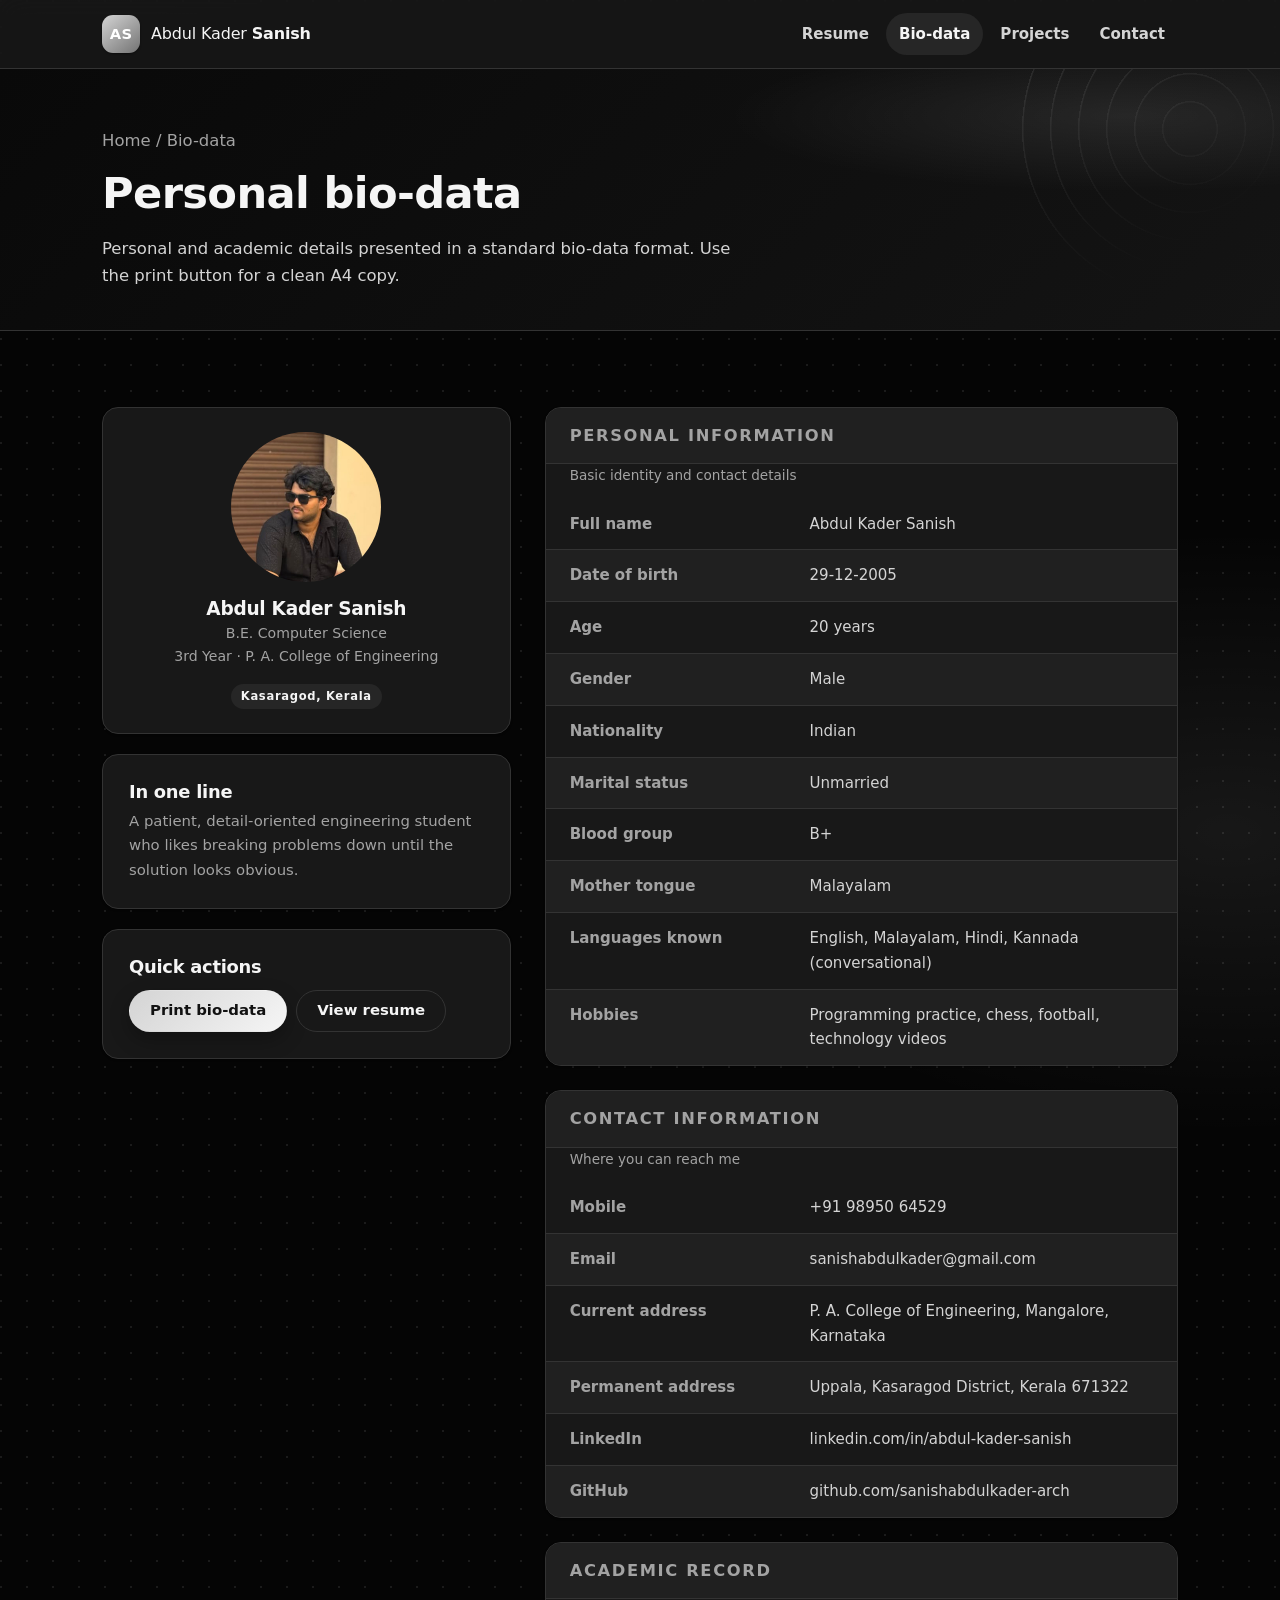
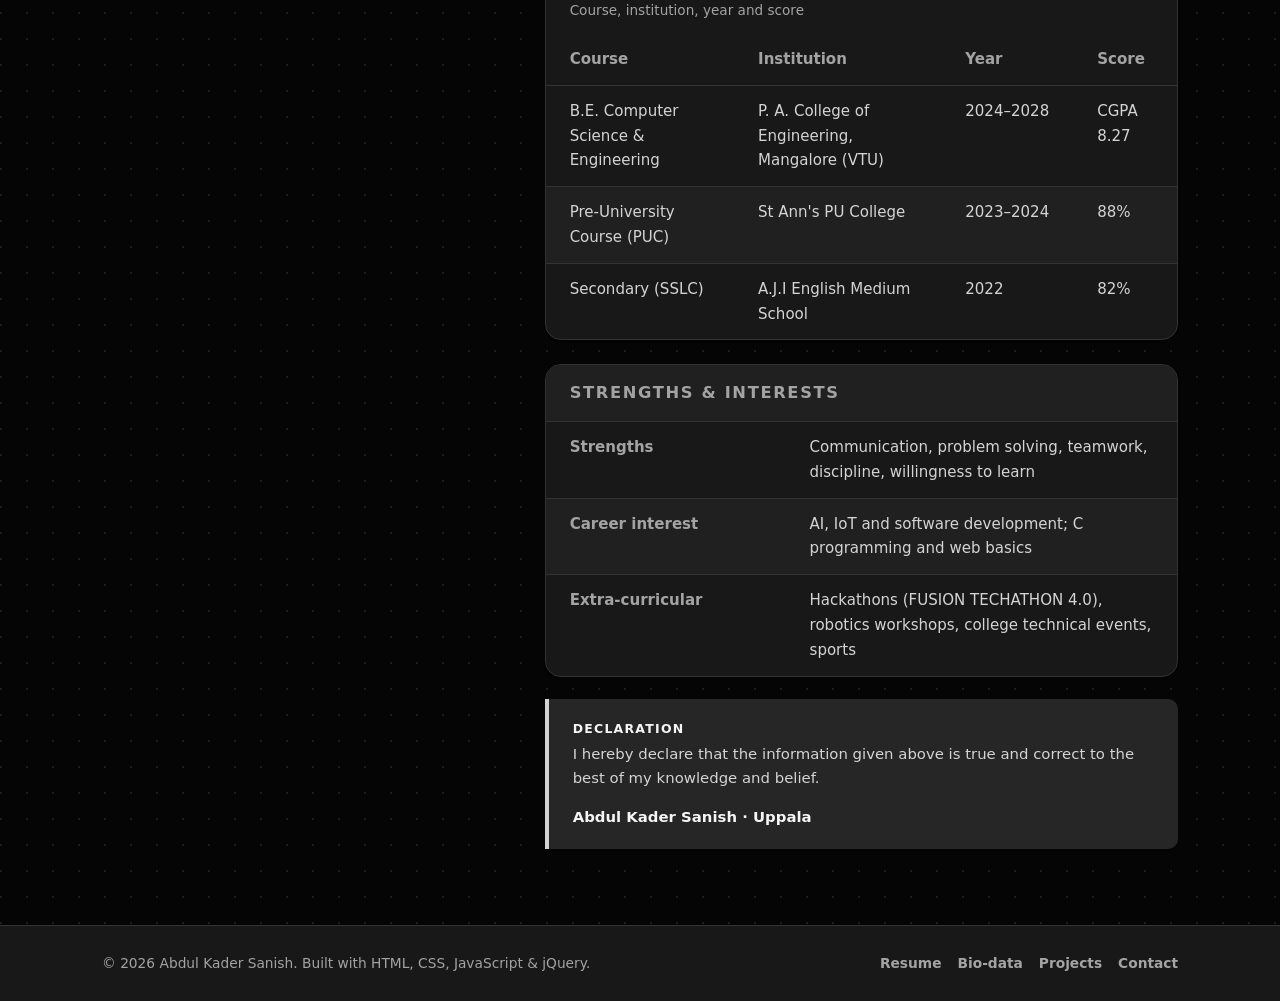
<file: biodata.html>
<!DOCTYPE html>
<html lang="en" data-theme="dark">
<head>
  <meta charset="UTF-8" />
  <meta name="viewport" content="width=device-width, initial-scale=1.0" />
  <title>Bio-data | Abdul Kader Sanish</title>
  <meta name="description" content="Personal bio-data of Abdul Kader Sanish - B.E. Computer Science Engineering student, Kasaragod, Kerala." />
  <link rel="icon" href="assets/favicon.svg" type="image/svg+xml" />
  <link rel="stylesheet" href="css/style.css?v=7" />
  <script>
    document.documentElement.classList.add("js");
  </script>
</head>
<body>
  <div class="scroll-progress" id="scrollProgress" aria-hidden="true"></div>
  <a class="skip-link" href="#main">Skip to content</a>

  <header class="site-header">
    <div class="container header-inner">
      <a class="brand" href="index.html">
        <span class="brand-mark">AS</span>
        <span class="brand-text">Abdul Kader <strong>Sanish</strong></span>
      </a>

      <button class="nav-toggle" id="navToggle" aria-label="Open menu" aria-expanded="false" aria-controls="primaryNav">
        <span></span><span></span><span></span>
      </button>

      <nav class="nav" id="primaryNav" aria-label="Primary">
        <a href="index.html">Resume</a>
        <a href="biodata.html" class="is-active">Bio-data</a>
        <a href="projects.html">Projects</a>
        <a href="contact.html">Contact</a>
      </nav>
    </div>
  </header>

  <main id="main">
    <section class="page-head">
      <div class="container">
        <p class="crumbs"><a href="index.html">Home</a> / Bio-data</p>
        <h1>Personal bio-data</h1>
        <p>Personal and academic details presented in a standard bio-data format. Use the print button for a clean A4 copy.</p>
      </div>
    </section>

    <section class="section">
      <div class="container">
        <div class="bio-layout">
          <!-- LEFT: photo + quick summary -->
          <aside class="bio-side">
            <div class="bio-photo reveal">
              <img src="assets/photo.jpg" alt="Portrait of Abdul Kader Sanish" width="150" height="150"
                   onerror="this.onerror=null; this.src='assets/avatar.svg';" />
              <h2>Abdul Kader Sanish</h2>
              <p>B.E. Computer Science<br />3rd Year · P. A. College of Engineering</p>
              <p style="margin-top:12px">
                <span class="chip" style="margin:0">Kasaragod, Kerala</span>
              </p>
            </div>

            <div class="card reveal">
              <h3>In one line</h3>
              <p class="muted" style="font-size:.93rem">
                A patient, detail-oriented engineering student who likes breaking problems down until
                the solution looks obvious.
              </p>
            </div>

            <div class="card reveal">
              <h3>Quick actions</h3>
              <div style="display:flex;flex-wrap:wrap;gap:9px;margin-top:12px">
                <button class="btn btn-primary" onclick="window.print()">Print bio-data</button>
                <a class="btn btn-ghost" href="index.html">View resume</a>
              </div>
            </div>
          </aside>

          <!-- RIGHT: data tables -->
          <div>
            <div class="table-card reveal" style="margin-bottom:24px">
              <h2>Personal information</h2>
              <table class="data-table">
                <caption>Basic identity and contact details</caption>
                <tbody>
                  <tr><th scope="row">Full name</th><td>Abdul Kader Sanish</td></tr>
                  <tr><th scope="row">Date of birth</th><td>29-12-2005</td></tr>
                  <tr><th scope="row">Age</th><td>20 years</td></tr>
                  <tr><th scope="row">Gender</th><td>Male</td></tr>
                  <tr><th scope="row">Nationality</th><td>Indian</td></tr>
                  <tr><th scope="row">Marital status</th><td>Unmarried</td></tr>
                  <tr><th scope="row">Blood group</th><td>B+</td></tr>
                  <tr><th scope="row">Mother tongue</th><td>Malayalam</td></tr>
                  <tr><th scope="row">Languages known</th><td>English, Malayalam, Hindi, Kannada (conversational)</td></tr>
                  <tr><th scope="row">Hobbies</th><td>Programming practice, chess, football, technology videos</td></tr>
                </tbody>
              </table>
            </div>

            <div class="table-card reveal" style="margin-bottom:24px">
              <h2>Contact information</h2>
              <table class="data-table">
                <caption>Where you can reach me</caption>
                <tbody>
                  <tr><th scope="row">Mobile</th><td><a href="tel:+919895064529">+91 98950 64529</a></td></tr>
                  <tr><th scope="row">Email</th><td><a href="mailto:sanishabdulkader@gmail.com">sanishabdulkader@gmail.com</a></td></tr>
                  <tr><th scope="row">Current address</th><td>P. A. College of Engineering, Mangalore, Karnataka</td></tr>
                  <tr><th scope="row">Permanent address</th><td>Uppala, Kasaragod District, Kerala 671322</td></tr>
                  <tr><th scope="row">LinkedIn</th><td><a href="https://linkedin.com/in/abdul-kader-sanish" target="_blank" rel="noopener">linkedin.com/in/abdul-kader-sanish</a></td></tr>
                  <tr><th scope="row">GitHub</th><td><a href="https://github.com/sanishabdulkader-arch" target="_blank" rel="noopener">github.com/sanishabdulkader-arch</a></td></tr>
                </tbody>
              </table>
            </div>

            <div class="table-card reveal" style="margin-bottom:24px">
              <h2>Academic record</h2>
              <table class="data-table">
                <caption>Course, institution, year and score</caption>
                <thead>
                  <tr>
                    <th scope="col">Course</th>
                    <th scope="col">Institution</th>
                    <th scope="col">Year</th>
                    <th scope="col">Score</th>
                  </tr>
                </thead>
                <tbody>
                  <tr><td>B.E. Computer Science &amp; Engineering</td><td>P. A. College of Engineering, Mangalore (VTU)</td><td>2024–2028</td><td>CGPA 8.27</td></tr>
                  <tr><td>Pre-University Course (PUC)</td><td>St Ann's PU College</td><td>2023–2024</td><td>88%</td></tr>
                  <tr><td>Secondary (SSLC)</td><td>A.J.I English Medium School</td><td>2022</td><td>82%</td></tr>
                </tbody>
              </table>
            </div>

            <div class="table-card reveal">
              <h2>Strengths &amp; interests</h2>
              <table class="data-table">
                <tbody>
                  <tr><th scope="row">Strengths</th><td>Communication, problem solving, teamwork, discipline, willingness to learn</td></tr>
                  <tr><th scope="row">Career interest</th><td>AI, IoT and software development; C programming and web basics</td></tr>
                  <tr><th scope="row">Extra-curricular</th><td>Hackathons (FUSION TECHATHON 4.0), robotics workshops, college technical events, sports</td></tr>
                </tbody>
              </table>
            </div>

            <div class="declaration reveal">
              <strong>Declaration</strong>
              I hereby declare that the information given above is true and correct to the best of my knowledge
              and belief.
              <p style="margin-top:14px; font-weight:600; color:var(--ink)">Abdul Kader Sanish · Uppala</p>
            </div>
          </div>
        </div>
      </div>
    </section>
  </main>

  <footer class="site-footer">
    <div class="container footer-inner">
      <p>© <span id="year">2026</span> Abdul Kader Sanish. Built with HTML, CSS, JavaScript &amp; jQuery.</p>
      <nav class="footer-nav" aria-label="Footer">
        <a href="index.html">Resume</a>
        <a href="biodata.html">Bio-data</a>
        <a href="projects.html">Projects</a>
        <a href="contact.html">Contact</a>
      </nav>
    </div>
  </footer>

  <button class="to-top" id="toTop" aria-label="Back to top">↑</button>

  <script src="js/vendor/jquery.min.js"></script>
  <script src="js/app.js?v=7"></script>
</body>
</html>
</file>
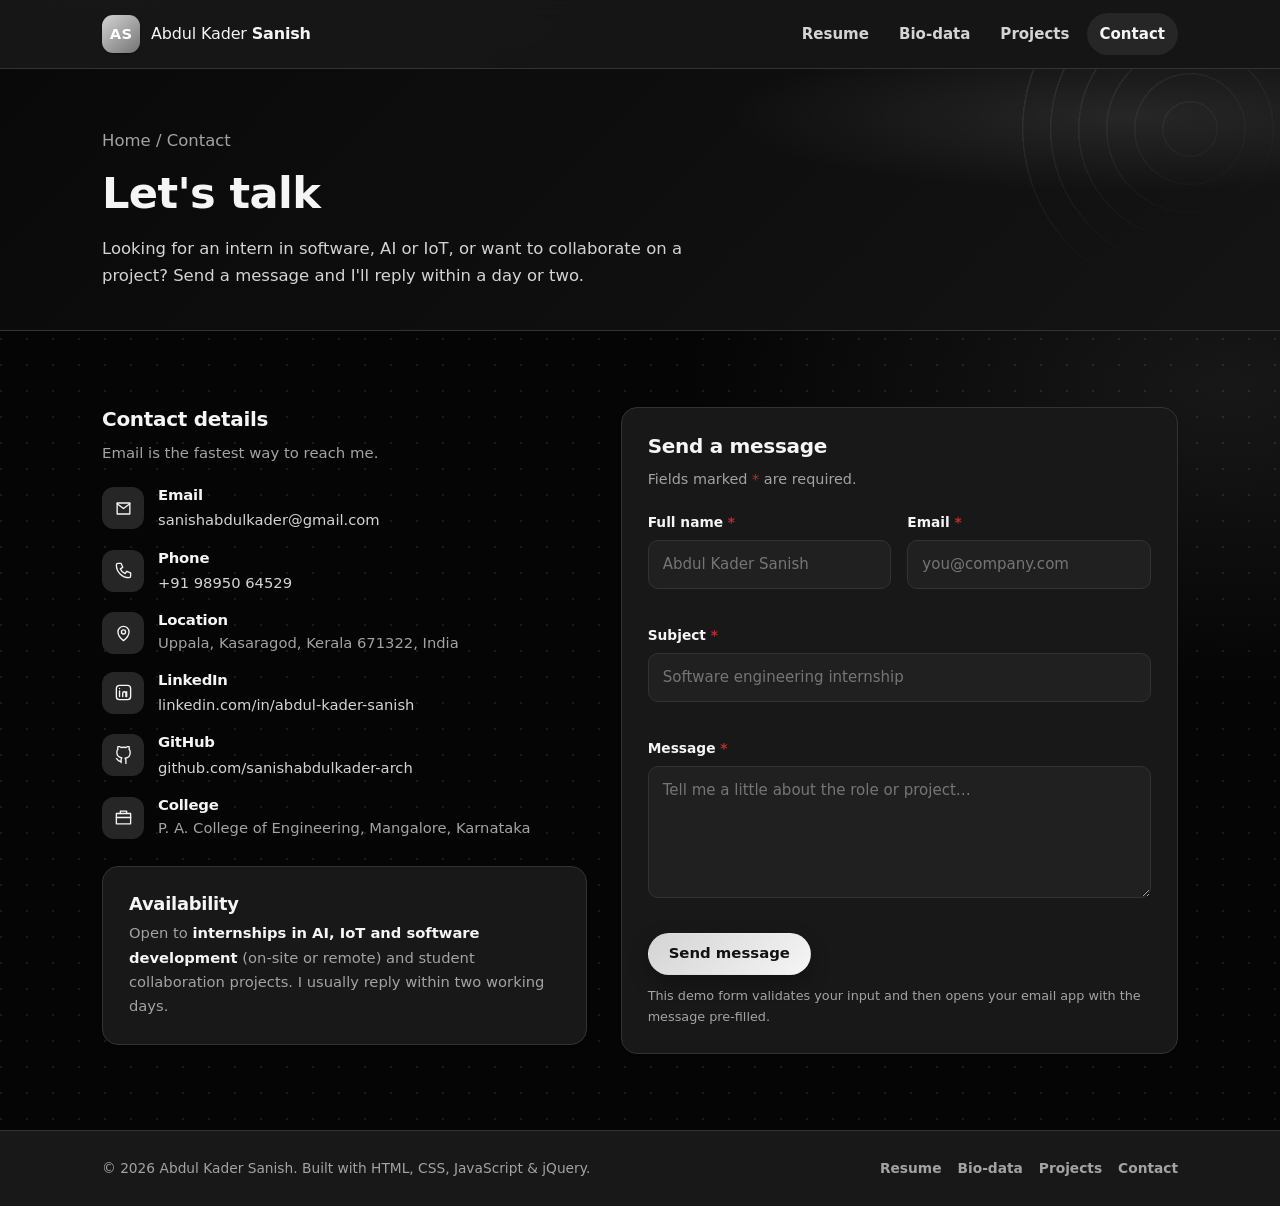
<file: contact.html>
<!DOCTYPE html>
<html lang="en" data-theme="dark">
<head>
  <meta charset="UTF-8" />
  <meta name="viewport" content="width=device-width, initial-scale=1.0" />
  <title>Contact | Abdul Kader Sanish</title>
  <meta name="description" content="Contact Abdul Kader Sanish for software engineering internships or collaboration." />
  <link rel="icon" href="assets/favicon.svg" type="image/svg+xml" />
  <link rel="stylesheet" href="css/style.css?v=7" />
  <script>
    document.documentElement.classList.add("js");
  </script>
</head>
<body>
  <div class="scroll-progress" id="scrollProgress" aria-hidden="true"></div>
  <a class="skip-link" href="#main">Skip to content</a>

  <header class="site-header">
    <div class="container header-inner">
      <a class="brand" href="index.html">
        <span class="brand-mark">AS</span>
        <span class="brand-text">Abdul Kader <strong>Sanish</strong></span>
      </a>

      <button class="nav-toggle" id="navToggle" aria-label="Open menu" aria-expanded="false" aria-controls="primaryNav">
        <span></span><span></span><span></span>
      </button>

      <nav class="nav" id="primaryNav" aria-label="Primary">
        <a href="index.html">Resume</a>
        <a href="biodata.html">Bio-data</a>
        <a href="projects.html">Projects</a>
        <a href="contact.html" class="is-active">Contact</a>
      </nav>
    </div>
  </header>

  <main id="main">
    <section class="page-head">
      <div class="container">
        <p class="crumbs"><a href="index.html">Home</a> / Contact</p>
        <h1>Let's talk</h1>
        <p>Looking for an intern in software, AI or IoT, or want to collaborate on a project? Send a message and I'll reply within a day or two.</p>
      </div>
    </section>

    <section class="section">
      <div class="container">
        <div class="contact-layout">
          <!-- contact details -->
          <div>
            <h2 style="font-size:1.25rem">Contact details</h2>
            <p class="muted" style="font-size:.93rem;margin-bottom:22px">Email is the fastest way to reach me.</p>

            <ul class="info-list">
              <li>
                <span class="info-icon"><svg viewBox="0 0 24 24" aria-hidden="true"><path d="M4 5h16v14H4z"/><path d="m4 6 8 6 8-6"/></svg></span>
                <div><h4>Email</h4><a href="mailto:sanishabdulkader@gmail.com">sanishabdulkader@gmail.com</a></div>
              </li>
              <li>
                <span class="info-icon"><svg viewBox="0 0 24 24" aria-hidden="true"><path d="M5 3h4l2 5-3 2a12 12 0 0 0 6 6l2-3 5 2v4a2 2 0 0 1-2 2A16 16 0 0 1 3 5a2 2 0 0 1 2-2Z"/></svg></span>
                <div><h4>Phone</h4><a href="tel:+919895064529">+91 98950 64529</a></div>
              </li>
              <li>
                <span class="info-icon"><svg viewBox="0 0 24 24" aria-hidden="true"><path d="M12 21s7-5.6 7-11a7 7 0 1 0-14 0c0 5.4 7 11 7 11Z"/><circle cx="12" cy="10" r="2.6"/></svg></span>
                <div><h4>Location</h4><p>Uppala, Kasaragod, Kerala 671322, India</p></div>
              </li>
              <li>
                <span class="info-icon"><svg viewBox="0 0 24 24" aria-hidden="true"><rect x="3" y="3" width="18" height="18" rx="4"/><path d="M7 10v7M7 7v.01M11 17v-4a2 2 0 0 1 4 0v4M16 11v6"/></svg></span>
                <div><h4>LinkedIn</h4><a href="https://linkedin.com/in/abdul-kader-sanish" target="_blank" rel="noopener">linkedin.com/in/abdul-kader-sanish</a></div>
              </li>
              <li>
                <span class="info-icon"><svg viewBox="0 0 24 24" aria-hidden="true"><path d="M9 19c-4 1.5-4-2.5-6-3m12 6v-3.9a3.4 3.4 0 0 0-1-2.6c3.1-.3 6.4-1.5 6.4-6.9A5.4 5.4 0 0 0 19 4.2a5 5 0 0 0-.1-3.7S17.6.1 15 1.9a13 13 0 0 0-6 0C6.4.1 5.1.5 5.1.5A5 5 0 0 0 5 4.2 5.4 5.4 0 0 0 3.6 8c0 5.4 3.3 6.6 6.4 6.9a3.4 3.4 0 0 0-1 2.6V21"/></svg></span>
                <div><h4>GitHub</h4><a href="https://github.com/sanishabdulkader-arch" target="_blank" rel="noopener">github.com/sanishabdulkader-arch</a></div>
              </li>
              <li>
                <span class="info-icon"><svg viewBox="0 0 24 24" aria-hidden="true"><path d="M3 7h18v13H3z"/><path d="M8 7V4h8v3"/><path d="M3 12h18"/></svg></span>
                <div><h4>College</h4><p>P. A. College of Engineering, Mangalore, Karnataka</p></div>
              </li>
            </ul>

            <div class="card" style="margin-top:26px">
              <h3>Availability</h3>
              <p class="muted" style="font-size:.92rem;margin-top:6px">
                Open to <strong>internships in AI, IoT and software development</strong> (on-site or remote)
                and student collaboration projects. I usually reply within two working days.
              </p>
            </div>
          </div>

          <!-- form -->
          <div class="card">
            <h2 style="font-size:1.25rem">Send a message</h2>
            <p class="muted" style="font-size:.9rem;margin-bottom:20px">Fields marked <span style="color:var(--danger)">*</span> are required.</p>

            <form class="form" id="contactForm" novalidate>
              <div class="form-row">
                <div class="field">
                  <label for="name">Full name <span aria-hidden="true">*</span></label>
                  <input id="name" name="name" type="text" autocomplete="name" placeholder="Abdul Kader Sanish" required aria-describedby="err-name" />
                  <p class="error-msg" id="err-name"></p>
                </div>
                <div class="field">
                  <label for="email">Email <span aria-hidden="true">*</span></label>
                  <input id="email" name="email" type="email" autocomplete="email" placeholder="you@company.com" required aria-describedby="err-email" />
                  <p class="error-msg" id="err-email"></p>
                </div>
              </div>

              <div class="field">
                <label for="subject">Subject <span aria-hidden="true">*</span></label>
                <input id="subject" name="subject" type="text" placeholder="Software engineering internship" required aria-describedby="err-subject" />
                <p class="error-msg" id="err-subject"></p>
              </div>

              <div class="field">
                <label for="message">Message <span aria-hidden="true">*</span></label>
                <textarea id="message" name="message" placeholder="Tell me a little about the role or project…" required aria-describedby="err-message"></textarea>
                <p class="error-msg" id="err-message"></p>
              </div>

              <div>
                <button type="submit" class="btn btn-primary" id="submitBtn">Send message</button>
                <p class="form-note" style="margin-top:10px">
                  This demo form validates your input and then opens your email app with the message pre-filled.
                </p>
              </div>

              <p class="form-status" id="formStatus" role="status" aria-live="polite"></p>
            </form>
          </div>
        </div>
      </div>
    </section>
  </main>

  <footer class="site-footer">
    <div class="container footer-inner">
      <p>© <span id="year">2026</span> Abdul Kader Sanish. Built with HTML, CSS, JavaScript &amp; jQuery.</p>
      <nav class="footer-nav" aria-label="Footer">
        <a href="index.html">Resume</a>
        <a href="biodata.html">Bio-data</a>
        <a href="projects.html">Projects</a>
        <a href="contact.html">Contact</a>
      </nav>
    </div>
  </footer>

  <button class="to-top" id="toTop" aria-label="Back to top">↑</button>

  <script src="js/vendor/jquery.min.js"></script>
  <script src="js/app.js?v=7"></script>
</body>
</html>
</file>
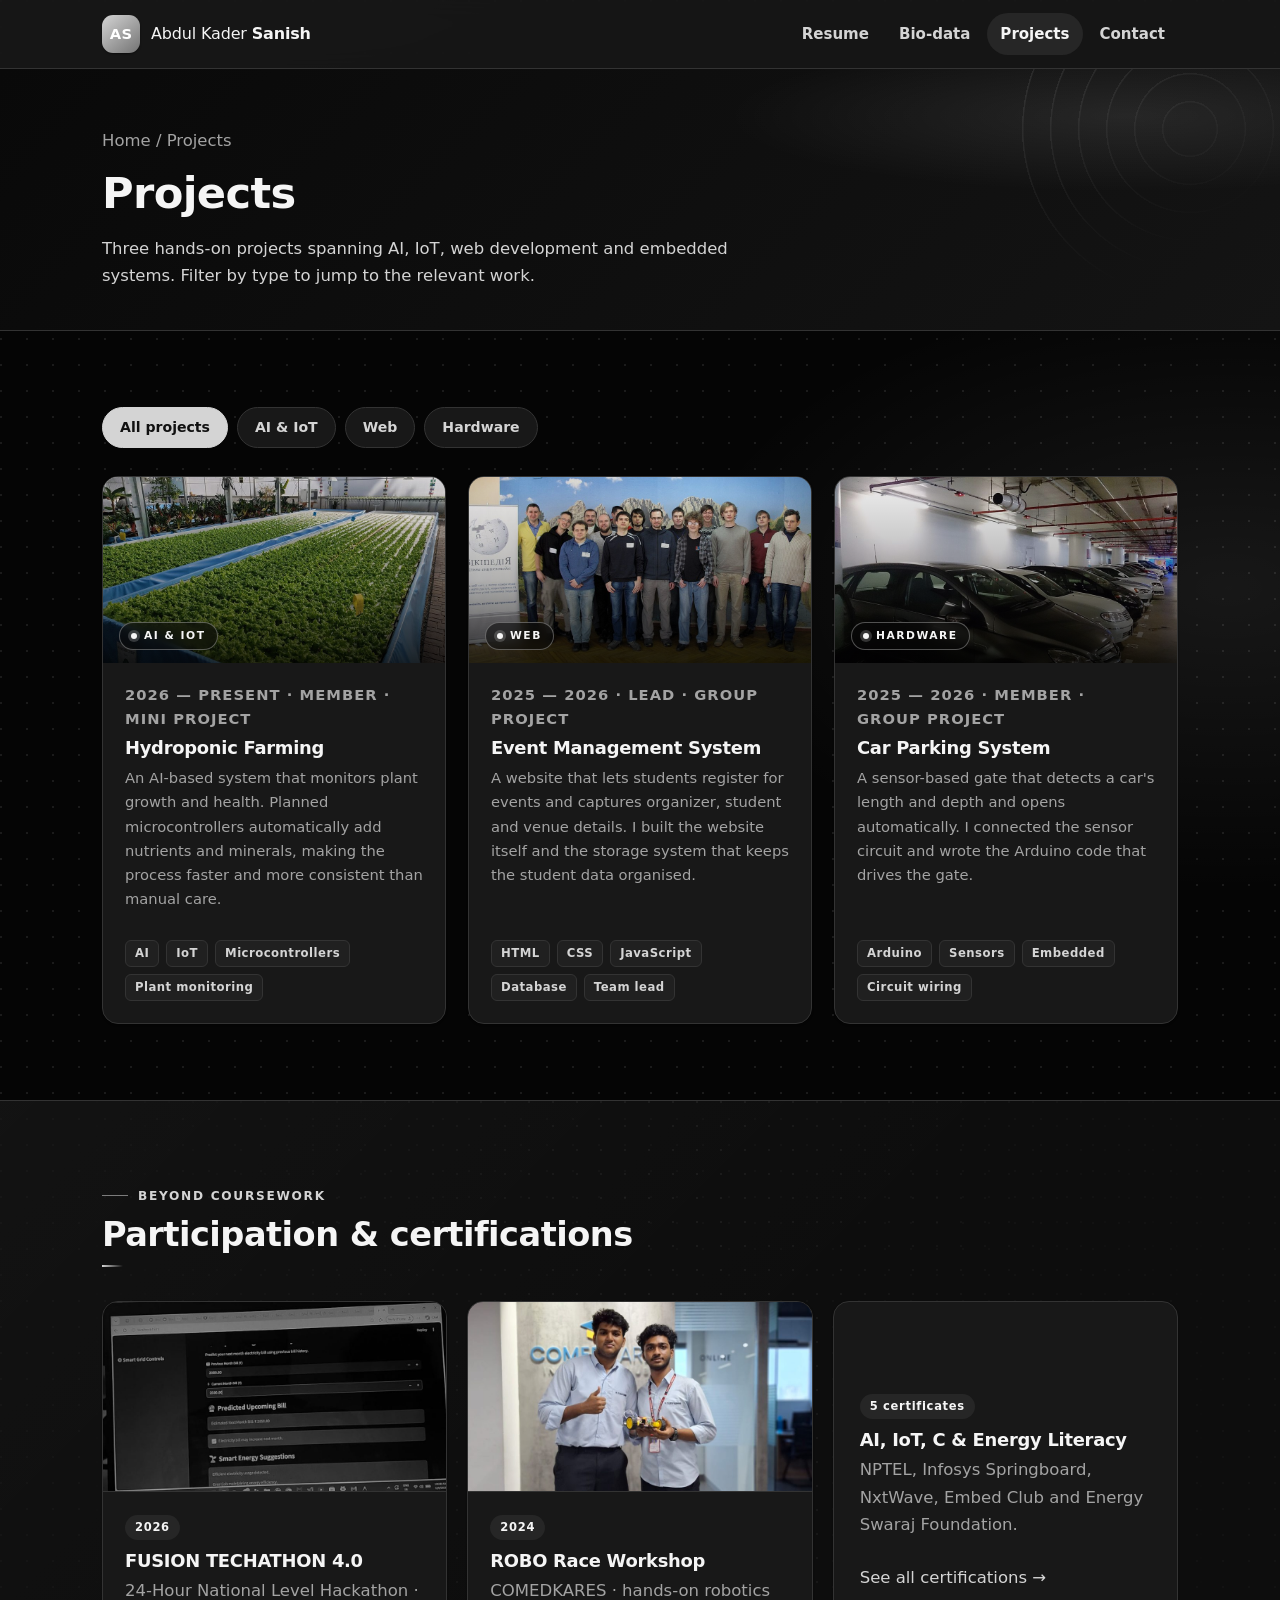
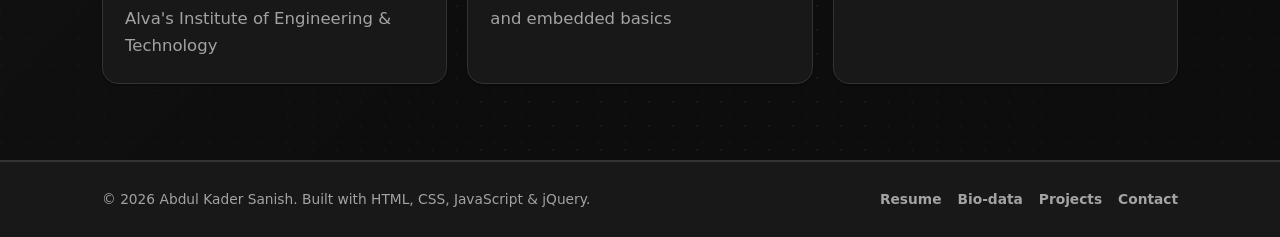
<file: projects.html>
<!DOCTYPE html>
<html lang="en" data-theme="dark">
<head>
  <meta charset="UTF-8" />
  <meta name="viewport" content="width=device-width, initial-scale=1.0" />
  <title>Projects | Abdul Kader Sanish</title>
  <meta name="description" content="Projects by Abdul Kader Sanish: AI-based hydroponic farming, event management website and Arduino car parking system." />
  <link rel="icon" href="assets/favicon.svg" type="image/svg+xml" />
  <link rel="stylesheet" href="css/style.css?v=7" />
  <script>
    document.documentElement.classList.add("js");
  </script>
</head>
<body>
  <div class="scroll-progress" id="scrollProgress" aria-hidden="true"></div>
  <a class="skip-link" href="#main">Skip to content</a>

  <header class="site-header">
    <div class="container header-inner">
      <a class="brand" href="index.html">
        <span class="brand-mark">AS</span>
        <span class="brand-text">Abdul Kader <strong>Sanish</strong></span>
      </a>

      <button class="nav-toggle" id="navToggle" aria-label="Open menu" aria-expanded="false" aria-controls="primaryNav">
        <span></span><span></span><span></span>
      </button>

      <nav class="nav" id="primaryNav" aria-label="Primary">
        <a href="index.html">Resume</a>
        <a href="biodata.html">Bio-data</a>
        <a href="projects.html" class="is-active">Projects</a>
        <a href="contact.html">Contact</a>
      </nav>
    </div>
  </header>

  <main id="main">
    <section class="page-head">
      <div class="container">
        <p class="crumbs"><a href="index.html">Home</a> / Projects</p>
        <h1>Projects</h1>
        <p>Three hands-on projects spanning AI, IoT, web development and embedded systems. Filter by type to jump to the relevant work.</p>
      </div>
    </section>

    <section class="section">
      <div class="container">
        <div class="filter-bar" role="group" aria-label="Filter projects">
          <button class="filter-btn is-on" data-filter="all">All projects</button>
          <button class="filter-btn" data-filter="ai">AI &amp; IoT</button>
          <button class="filter-btn" data-filter="web">Web</button>
          <button class="filter-btn" data-filter="hardware">Hardware</button>
        </div>

        <div class="project-grid" id="projectGrid">
          <article class="project reveal" data-cat="ai">
            <div class="project-thumb">
              <img src="assets/projects/hydroponic.jpg" alt="Lettuce growing in a hydroponic farm" width="1000" height="750" loading="lazy" decoding="async" />
              <span class="thumb-tag">AI &amp; IoT</span>
            </div>
            <div class="project-body">
              <p class="project-role">2026 — Present · Member · Mini Project</p>
              <h3>Hydroponic Farming</h3>
              <p>An AI-based system that monitors plant growth and health. Planned microcontrollers automatically add nutrients and minerals, making the process faster and more consistent than manual care.</p>
              <div class="project-meta"><span>AI</span><span>IoT</span><span>Microcontrollers</span><span>Plant monitoring</span></div>
            </div>
          </article>

          <article class="project reveal" data-cat="web">
            <div class="project-thumb">
              <img src="assets/projects/event.jpg" alt="Students collaborating at a hackathon event" width="1000" height="571" loading="lazy" decoding="async" />
              <span class="thumb-tag">Web</span>
            </div>
            <div class="project-body">
              <p class="project-role">2025 — 2026 · Lead · Group Project</p>
              <h3>Event Management System</h3>
              <p>A website that lets students register for events and captures organizer, student and venue details. I built the website itself and the storage system that keeps the student data organised.</p>
              <div class="project-meta"><span>HTML</span><span>CSS</span><span>JavaScript</span><span>Database</span><span>Team lead</span></div>
            </div>
          </article>

          <article class="project reveal" data-cat="hardware">
            <div class="project-thumb">
              <img src="assets/projects/parking.jpg" alt="Car-park sensor mounted above a parking bay" width="1000" height="562" loading="lazy" decoding="async" />
              <span class="thumb-tag">Hardware</span>
            </div>
            <div class="project-body">
              <p class="project-role">2025 — 2026 · Member · Group Project</p>
              <h3>Car Parking System</h3>
              <p>A sensor-based gate that detects a car's length and depth and opens automatically. I connected the sensor circuit and wrote the Arduino code that drives the gate.</p>
              <div class="project-meta"><span>Arduino</span><span>Sensors</span><span>Embedded</span><span>Circuit wiring</span></div>
            </div>
          </article>
        </div>

        <p class="empty-note" id="emptyNote">No projects in this category yet.</p>
      </div>
    </section>

    <section class="section section-alt">
      <div class="container">
        <div class="section-head">
          <p class="eyebrow">Beyond coursework</p>
          <h2>Participation &amp; certifications</h2>
        </div>
        <div class="cert-grid">
          <article class="card photo-card reveal">
            <figure class="card-photo">
              <img src="assets/projects/hackathon.jpg" alt="Laptop showing a smart-grid dashboard built at FUSION TECHATHON 4.0" width="900" height="1600" loading="lazy" decoding="async" style="--pos:50% 58%" />
            </figure>
            <div class="card-body">
              <span class="chip">2026</span>
              <h3>FUSION TECHATHON 4.0</h3>
              <p class="muted">24-Hour National Level Hackathon · Alva's Institute of Engineering &amp; Technology</p>
            </div>
          </article>
          <article class="card photo-card reveal">
            <figure class="card-photo">
              <img src="assets/projects/workshop.jpg" alt="Students at the ROBO Race Workshop" width="900" height="1200" loading="lazy" decoding="async" style="--pos:50% 42%" />
            </figure>
            <div class="card-body">
              <span class="chip">2024</span>
              <h3>ROBO Race Workshop</h3>
              <p class="muted">COMEDKARES · hands-on robotics and embedded basics</p>
            </div>
          </article>
          <article class="card reveal">
            <span class="chip">5 certificates</span>
            <h3>AI, IoT, C &amp; Energy Literacy</h3>
            <p class="muted">NPTEL, Infosys Springboard, NxtWave, Embed Club and Energy Swaraj Foundation.</p>
            <p class="muted" style="margin-top:10px"><a href="index.html#certifications">See all certifications →</a></p>
          </article>
        </div>
      </div>
    </section>
  </main>

  <footer class="site-footer">
    <div class="container footer-inner">
      <p>© <span id="year">2026</span> Abdul Kader Sanish. Built with HTML, CSS, JavaScript &amp; jQuery.</p>
      <nav class="footer-nav" aria-label="Footer">
        <a href="index.html">Resume</a>
        <a href="biodata.html">Bio-data</a>
        <a href="projects.html">Projects</a>
        <a href="contact.html">Contact</a>
      </nav>
    </div>
  </footer>

  <button class="to-top" id="toTop" aria-label="Back to top">↑</button>

  <script src="js/vendor/jquery.min.js"></script>
  <script src="js/app.js?v=7"></script>
</body>
</html>
</file>
<file: css/style.css>
/* ============================================================
   Abdul Kader Sanish — personal website
   Author: (your name)
   Structure:
     1. Design tokens / theme
     2. Base & typography
     3. Layout helpers
     4. Header & navigation
     5. Buttons & chips
     6. Hero
     7. Sections, cards, lists
     8. Skills
     9. Timeline
     10. Projects (filter)
     11. Bio-data table
     12. Contact form
     13. Footer & utility
     14. Animations
     15. Responsive
     16. Print
   ============================================================ */

/* ---------- 1. Design tokens ---------- */
:root {
  --bg: #f5f7fb;
  --bg-alt: #eef2f8;
  --surface: #ffffff;
  --surface-2: #fbfcfe;
  --ink: #0d1b2a;
  --ink-soft: #33475b;
  --muted: #64748b;
  --line: #dfe6ef;
  --brand: #171717;
  --brand-strong: #000000;
  --brand-soft: #e5e5e5;
  --accent: #525252;
  --danger: #c02b2b;
  --shadow-sm: 0 1px 2px rgba(0, 0, 0, .06), 0 4px 12px rgba(0, 0, 0, .05);
  --shadow-md: 0 10px 30px rgba(0, 0, 0, .10);
  --deco: rgba(13, 27, 42, .10);
  --deco-soft: rgba(13, 27, 42, .06);
  --deco-glow: rgba(13, 27, 42, .055);
  --deco-dot: rgba(13, 27, 42, .11);
  --radius: 16px;
  --radius-sm: 10px;
  --max: 1120px;
  --font: "Segoe UI", system-ui, -apple-system, "Helvetica Neue", Arial, sans-serif;
  --mono: "Cascadia Code", "SFMono-Regular", Consolas, monospace;
  --header-h: 68px;
}

html[data-theme="dark"] {
  --bg: #050505;
  --bg-alt: #101010;
  --surface: #181818;
  --surface-2: #202020;
  --ink: #f5f5f5;
  --ink-soft: #d4d4d4;
  --muted: #a3a3a3;
  --line: #333333;
  --brand: #d4d4d4;
  --brand-strong: #f5f5f5;
  --brand-soft: #262626;
  --accent: #737373;
  --shadow-sm: 0 1px 2px rgba(0, 0, 0, .4);
  --shadow-md: 0 14px 34px rgba(0, 0, 0, .45);
  --deco: rgba(255, 255, 255, .10);
  --deco-soft: rgba(255, 255, 255, .055);
  --deco-glow: rgba(255, 255, 255, .075);
  --deco-dot: rgba(255, 255, 255, .085);
}

/* ---------- 2. Base ---------- */
* { box-sizing: border-box; }

html { scroll-behavior: smooth; scroll-padding-top: calc(var(--header-h) + 16px); }

body {
  margin: 0;
  font-family: var(--font);
  font-size: 16.5px;
  line-height: 1.65;
  color: var(--ink-soft);
  background-color: var(--bg);
  background-image:
    radial-gradient(ellipse 880px 460px at 8% -10%, var(--deco-glow), transparent 70%),
    radial-gradient(ellipse 760px 420px at 96% 32%, var(--deco-glow), transparent 72%),
    radial-gradient(circle at 1px 1px, var(--deco-dot) 1.1px, transparent 1.55px);
  background-size: auto, auto, 26px 26px;
  background-attachment: scroll;
  -webkit-font-smoothing: antialiased;
  transition: background-color .25s ease, color .25s ease;
}

html[data-theme="dark"] .section-alt {
  background-color: rgba(16, 16, 16, .78);
  background-image: linear-gradient(135deg, rgba(255, 255, 255, .025), transparent 55%);
}

h1, h2, h3, h4 { color: var(--ink); line-height: 1.2; margin: 0 0 .5em; font-weight: 700; letter-spacing: -.015em; }
h1 { font-size: clamp(2.2rem, 5vw, 3.4rem); }
h2 { font-size: clamp(1.55rem, 3vw, 2.1rem); }
h3 { font-size: 1.12rem; }
h4 { font-size: 1.02rem; }
p { margin: 0 0 1rem; }
p:last-child { margin-bottom: 0; }
a { color: var(--brand); text-decoration: none; }
a:hover { text-decoration: underline; }
img { max-width: 100%; display: block; }
ul, ol { margin: 0 0 1rem; padding-left: 1.15rem; }
li { margin-bottom: .45rem; }
strong { color: var(--ink); }
button { font: inherit; cursor: pointer; }

:focus-visible {
  outline: 3px solid var(--brand);
  outline-offset: 3px;
  border-radius: 4px;
}

.muted { color: var(--muted); }
.grad {
  background: linear-gradient(100deg, var(--brand) 0%, var(--accent) 38%, var(--brand-strong) 50%, var(--accent) 62%, var(--brand) 100%);
  background-size: 250% 100%;
  -webkit-background-clip: text;
  background-clip: text;
  color: transparent;
  animation: shimmer 14s linear infinite;
}
.eyebrow {
  display: inline-flex;
  align-items: center;
  gap: 10px;
  font-size: .76rem;
  font-weight: 700;
  letter-spacing: .14em;
  text-transform: uppercase;
  color: var(--brand);
  margin: 0 0 .6rem;
}
.eyebrow::before {
  content: "";
  width: 26px;
  height: 1px;
  background: currentColor;
  opacity: .55;
}
.visually-hidden {
  position: absolute; width: 1px; height: 1px; padding: 0; margin: -1px;
  overflow: hidden; clip: rect(0 0 0 0); white-space: nowrap; border: 0;
}
.skip-link {
  position: absolute; left: 12px; top: -60px; z-index: 200;
  background: var(--brand); color: #fff; padding: 10px 16px; border-radius: 8px;
  transition: top .2s;
}
.skip-link:focus { top: 12px; }

/* ---------- 3. Layout ---------- */
.container { width: 100%; max-width: var(--max); margin: 0 auto; padding: 0 22px; }
.section { padding: 76px 0; }
.section-alt { position: relative; background: var(--bg-alt); border-block: 1px solid var(--line); }
.section-alt::before {
  content: "";
  position: absolute;
  inset: 0;
  background-image: radial-gradient(circle at 1px 1px, var(--deco-soft) 1px, transparent 1.5px);
  background-size: 24px 24px;
  -webkit-mask-image: linear-gradient(90deg, transparent 0%, #000 55%, transparent 100%);
  mask-image: linear-gradient(90deg, transparent 0%, #000 55%, transparent 100%);
  pointer-events: none;
}
.section-alt > .container { position: relative; z-index: 1; }
.section-head { margin-bottom: 34px; max-width: 640px; }
.section-head h2 { margin-bottom: 0; }
.split { display: grid; grid-template-columns: 1fr 1fr; gap: 44px; }
/* Allow grid items to shrink below their content's min-content width (long emails, tables). */
.hero-grid > *, .split > *, .skills-grid > *, .bio-layout > *, .contact-layout > * { min-width: 0; }
.col-title {
  font-size: .78rem; letter-spacing: .14em; text-transform: uppercase;
  color: var(--muted); margin-bottom: 22px;
}

/* ---------- 4. Header ---------- */
.site-header {
  position: sticky; top: 0; z-index: 100;
  background: color-mix(in srgb, var(--surface) 88%, transparent);
  backdrop-filter: blur(12px);
  border-bottom: 1px solid var(--line);
}
@supports not (background: color-mix(in srgb, red 50%, blue)) {
  .site-header { background: var(--surface); }
}
.header-inner {
  display: flex; align-items: center; justify-content: space-between;
  min-height: var(--header-h); gap: 16px;
}
.brand { display: inline-flex; align-items: center; gap: 11px; color: var(--ink); }
.brand:hover { text-decoration: none; }
.brand-mark {
  display: grid; place-items: center;
  width: 38px; height: 38px; border-radius: 11px;
  font-weight: 800; font-size: .92rem; letter-spacing: .02em; color: #fff;
  background: linear-gradient(140deg, var(--brand), var(--accent));
  box-shadow: var(--shadow-sm);
}
.brand-text { font-size: 1rem; letter-spacing: -.01em; }
.brand-text strong { font-weight: 800; }

.nav { display: flex; align-items: center; gap: 4px; }
.nav > a {
  position: relative;
  padding: 9px 13px; border-radius: 999px;
  color: var(--ink-soft); font-size: .94rem; font-weight: 600;
}
.nav > a:hover { background: var(--brand-soft); color: var(--brand-strong); text-decoration: none; }
.nav > a.is-active { color: var(--brand-strong); background: var(--brand-soft); }

.nav-toggle {
  display: none; width: 42px; height: 42px; padding: 0;
  border: 1px solid var(--line); border-radius: 10px; background: var(--surface);
}
.nav-toggle span {
  display: block; width: 19px; height: 2px; margin: 4px auto;
  background: var(--ink); border-radius: 2px; transition: transform .25s, opacity .2s;
}
.nav-toggle[aria-expanded="true"] span:nth-child(1) { transform: translateY(6px) rotate(45deg); }
.nav-toggle[aria-expanded="true"] span:nth-child(2) { opacity: 0; }
.nav-toggle[aria-expanded="true"] span:nth-child(3) { transform: translateY(-6px) rotate(-45deg); }

/* ---------- 5. Buttons & chips ---------- */
.btn {
  display: inline-flex; align-items: center; justify-content: center; gap: 8px;
  padding: 11px 20px; border-radius: 999px; border: 1px solid transparent;
  font-size: .93rem; font-weight: 700; line-height: 1.2;
  transition: transform .15s ease, box-shadow .2s ease, background .2s, color .2s;
  white-space: nowrap;
}
.btn:hover { text-decoration: none; transform: translateY(-1px); }
.btn:active { transform: translateY(0); }
.btn svg { width: 17px; height: 17px; fill: none; stroke: currentColor; stroke-width: 1.7; stroke-linecap: round; stroke-linejoin: round; }
.btn-primary {
  background: linear-gradient(135deg, var(--brand), var(--brand-strong));
  color: #fff; box-shadow: 0 8px 20px rgba(0, 0, 0, .28);
}
.btn-primary:hover { box-shadow: 0 12px 26px rgba(0, 0, 0, .34); }
html[data-theme="dark"] .btn-primary { color: #111; }
.btn-ghost { background: var(--surface); color: var(--ink); border-color: var(--line); }
.btn-ghost:hover { border-color: var(--brand); color: var(--brand-strong); }
.btn-ghost-light { background: rgba(255,255,255,.12); color: #fff; border-color: rgba(255,255,255,.4); }
.btn-ghost-light:hover { background: rgba(255,255,255,.2); color: #fff; }
.btn[disabled] { opacity: .6; cursor: not-allowed; transform: none; }

.chip {
  display: inline-block;
  align-self: flex-start;
  padding: 3px 10px; margin-bottom: 10px;
  font-size: .72rem; font-weight: 700; letter-spacing: .06em;
  color: var(--brand-strong); background: var(--brand-soft);
  border-radius: 999px;
}

/* ---------- 6. Hero ---------- */
.hero {
  position: relative; overflow: hidden;
  padding: 70px 0 76px;
  background:
    radial-gradient(900px 420px at 82% -8%, var(--brand-soft), transparent 70%),
    radial-gradient(700px 380px at 0% 100%, var(--bg-alt), transparent 65%);
}
.hero::after {
  content: "";
  position: absolute;
  width: 460px;
  aspect-ratio: 1;
  top: -190px;
  right: max(-140px, calc((100vw - var(--max)) / 2 - 180px));
  border: 1px solid rgba(255, 255, 255, .09);
  border-radius: 50%;
  background: repeating-radial-gradient(circle, transparent 0 38px, rgba(255, 255, 255, .045) 39px 40px);
  pointer-events: none;
}
/* faint dot matrix on the right, fading out towards the middle */
.hero::before {
  content: "";
  position: absolute;
  inset: 0 0 0 auto;
  width: min(52%, 620px);
  background-image: radial-gradient(circle at 1px 1px, var(--deco) 1.2px, transparent 1.75px);
  background-size: 20px 20px;
  -webkit-mask-image: radial-gradient(ellipse at 62% 34%, #000 0%, transparent 72%);
  mask-image: radial-gradient(ellipse at 62% 34%, #000 0%, transparent 72%);
  opacity: .85;
  pointer-events: none;
}
html[data-theme="light"] .hero::after {
  border-color: var(--deco);
  background: repeating-radial-gradient(circle, transparent 0 38px, var(--deco-soft) 39px 40px);
}
html[data-theme="dark"] .hero {
  background:
    radial-gradient(ellipse at 78% 12%, rgba(255, 255, 255, .10), transparent 28rem),
    radial-gradient(ellipse at 4% 100%, rgba(255, 255, 255, .045), transparent 32rem),
    linear-gradient(135deg, #090909, #111111 58%, #080808);
}
.hero-grid { position: relative; z-index: 1; display: grid; grid-template-columns: 1.35fr .9fr; gap: 48px; align-items: center; }
.hero-title { margin-bottom: .18em; }
.hero-role { display: flex; align-items: center; gap: 9px; font-weight: 600; color: var(--ink-soft); margin-bottom: 1.1rem; }
.dot { width: 8px; height: 8px; border-radius: 50%; background: var(--brand); box-shadow: 0 0 0 4px var(--brand-soft); }
.hero-lead { font-size: 1.06rem; max-width: 46ch; color: var(--ink-soft); }
.hero-actions { display: flex; flex-wrap: wrap; gap: 10px; margin: 26px 0 30px; }

.quick-facts {
  display: flex; flex-wrap: wrap; gap: 0; margin: 0; padding: 0; list-style: none;
}
.quick-facts li {
  margin: 0; padding: 0 22px;
  border-left: 1px solid var(--line);
  display: flex; flex-direction: column;
}
.quick-facts li:first-child { padding-left: 0; border-left: 0; }
.quick-facts strong { font-size: 1.45rem; line-height: 1.1; letter-spacing: -.02em; }
.quick-facts span { font-size: .76rem; letter-spacing: .1em; text-transform: uppercase; color: var(--muted); }

.hero-card {
  position: relative;
  background: var(--surface);
  border: 1px solid var(--line);
  border-radius: 22px;
  padding: 28px;
  box-shadow: var(--shadow-md);
}
.hero-card::before,
.hero-card::after {
  content: "";
  position: absolute;
  width: 30px;
  height: 30px;
  border: 0 solid var(--deco);
  pointer-events: none;
}
.hero-card::before { top: 13px; left: 13px; border-top-width: 1px; border-left-width: 1px; border-radius: 9px 0 0 0; }
.hero-card::after { bottom: 13px; right: 13px; border-bottom-width: 1px; border-right-width: 1px; border-radius: 0 0 9px 0; }
.avatar-wrap {
  position: relative;
  width: 190px; height: 190px; margin: 0 auto 22px;
  border-radius: 50%; padding: 5px;
}
.avatar-wrap::before {
  content: "";
  position: absolute;
  inset: 0;
  border-radius: 50%;
  background: conic-gradient(from 200deg, var(--brand), var(--accent), var(--brand));
  animation: spin 12s linear infinite;
}
.avatar-wrap img { position: relative; z-index: 1; border-radius: 50%; background: var(--surface); object-fit: cover; }
.contact-list { list-style: none; margin: 0; padding: 0; display: grid; gap: 12px; }
.contact-list li { display: flex; align-items: center; gap: 11px; margin: 0; font-size: .93rem; min-width: 0; }
.contact-list svg { flex: 0 0 18px; width: 18px; height: 18px; fill: none; stroke: var(--brand); stroke-width: 1.7; stroke-linecap: round; stroke-linejoin: round; }
.contact-list a, .contact-list span { color: var(--ink-soft); overflow-wrap: anywhere; }
.contact-list a:hover { color: var(--brand-strong); }
.availability {
  display: inline-flex; align-items: center; gap: 9px;
  margin-top: 20px; padding: 8px 14px;
  font-size: .82rem; font-weight: 600; color: var(--brand-strong);
  background: var(--brand-soft); border-radius: 999px;
}
.pulse { position: relative; width: 8px; height: 8px; border-radius: 50%; background: var(--brand); }
.pulse::after {
  content: ""; position: absolute; inset: -4px; border-radius: 50%;
  border: 2px solid var(--brand); opacity: .5; animation: pulse 2s infinite;
}

/* ---------- 7. Cards & lists ---------- */
.card {
  background: var(--surface);
  border: 1px solid var(--line);
  border-radius: var(--radius);
  padding: 26px;
  box-shadow: var(--shadow-sm);
  transition: transform .2s ease, box-shadow .2s ease, border-color .2s;
}
.card h3 { margin-bottom: .35em; }
.prose { max-width: 900px; }
.prose p { font-size: 1.04rem; }

.skills-grid { display: grid; grid-template-columns: 1.25fr .9fr; gap: 40px; align-items: start; }
.skill-side { display: grid; gap: 20px; }

.tag-list { display: flex; flex-wrap: wrap; gap: 8px; list-style: none; margin: 12px 0 0; padding: 0; }
.tag-list li {
  margin: 0; padding: 5px 12px; font-size: .82rem; font-weight: 600;
  color: var(--ink-soft); background: var(--surface-2);
  border: 1px solid var(--line); border-radius: 999px;
}
.check-list { list-style: none; margin: 10px 0 0; padding: 0; }
.check-list li { position: relative; padding-left: 26px; margin-bottom: .5rem; font-size: .94rem; }
.check-list li::before {
  content: ""; position: absolute; left: 0; top: .42em;
  width: 14px; height: 8px;
  border-left: 2px solid var(--brand); border-bottom: 2px solid var(--brand);
  transform: rotate(-45deg);
}

/* ---------- 8. Skills ---------- */
.skill { margin-bottom: 20px; }
.skill-top { display: flex; justify-content: space-between; align-items: baseline; margin-bottom: 7px; font-size: .93rem; font-weight: 600; color: var(--ink-soft); }
.skill-top b { color: var(--brand-strong); font-size: .85rem; font-variant-numeric: tabular-nums; }
.bar { height: 9px; background: var(--line); border-radius: 999px; overflow: hidden; }
.bar i {
  display: block; height: 100%; width: 0;
  border-radius: inherit;
  background: linear-gradient(90deg, var(--brand), var(--accent));
  transition: width 1.1s cubic-bezier(.22, .8, .3, 1);
}

/* ---------- 9. Timeline ---------- */
.timeline { list-style: none; margin: 0; padding: 0 0 0 26px; position: relative; }
.timeline::before {
  content: ""; position: absolute; left: 5px; top: 6px; bottom: 6px; width: 2px;
  background: linear-gradient(var(--brand), var(--line)); border-radius: 2px;
}
.timeline li { position: relative; margin: 0 0 26px; }
.timeline li::before {
  content: ""; position: absolute; left: -26px; top: 7px;
  width: 11px; height: 11px; border-radius: 50%;
  background: var(--surface); border: 2.5px solid var(--brand);
}
.timeline .when {
  display: inline-block; font-size: .75rem; font-weight: 700; letter-spacing: .07em;
  text-transform: uppercase; color: var(--brand-strong);
  background: var(--brand-soft); padding: 2px 9px; border-radius: 999px; margin-bottom: 7px;
}
.timeline h4 { margin-bottom: .15em; }
.timeline .where { color: var(--muted); font-size: .9rem; margin-bottom: .5rem; }
.timeline ul { margin: 0; padding-left: 18px; }
.timeline ul li { margin-bottom: .25rem; font-size: .93rem; }
.timeline ul li::before { display: none; }

/* certifications */
.cert-grid { display: grid; grid-template-columns: repeat(auto-fit, minmax(min(300px, 100%), 1fr)); gap: 20px; }
.cert-grid .card { display: flex; flex-direction: column; }
.cert-grid .card:hover { transform: translateY(-4px); box-shadow: var(--shadow-md); border-color: var(--brand); }
.cert-grid .card:not(.photo-card) { justify-content: center; }

/* certificate cards that show the whole scanned certificate */
.cert-grid .card.cert-card {
  padding: 0;
  overflow: hidden;
  justify-content: flex-start;
}
.cert-shot {
  position: relative;
  display: block;
  width: 100%;
  margin: 0;
  padding: 0;
  border: 0;
  border-bottom: 1px solid var(--line);
  background: #fff;
  cursor: zoom-in;
  aspect-ratio: 1500 / 1061;
  overflow: hidden;
}
.cert-shot img {
  display: block;
  width: 100%;
  height: 100%;
  object-fit: contain;
  background: #fff;
  transition: opacity .2s ease;
}
.cert-shot::after {
  content: "";
  position: absolute;
  inset: 0;
  box-shadow: inset 0 0 0 1px rgba(0, 0, 0, .06);
  pointer-events: none;
}
.cert-shot:hover img { opacity: .94; }
.cert-body {
  display: flex;
  flex-direction: column;
  flex: 1;
  padding: 20px 22px 24px;
}
.cert-card .cert-issuer { margin: 0; font-weight: 600; }

/* full-size certificate viewer */
.cert-modal {
  position: fixed;
  inset: 0;
  z-index: 200;
  display: flex;
  align-items: center;
  justify-content: center;
  padding: 22px;
  background: rgba(0, 0, 0, .84);
  -webkit-backdrop-filter: blur(8px);
  backdrop-filter: blur(8px);
}
.cert-modal[hidden] { display: none; }
.cert-modal-inner {
  display: flex;
  flex-direction: column;
  gap: 10px;
  width: min(1180px, 100%);
  max-height: 100%;
  padding: 14px;
  background: var(--surface);
  border: 1px solid var(--line);
  border-radius: 18px;
  box-shadow: 0 30px 80px rgba(0, 0, 0, .55);
}
.cert-modal-head {
  display: flex;
  align-items: center;
  justify-content: space-between;
  gap: 16px;
}
.cert-modal-head p {
  margin: 0;
  font-size: .92rem;
  font-weight: 700;
  color: var(--ink);
}
.cert-modal-actions { display: flex; align-items: center; gap: 12px; }
.cert-modal-link {
  font-size: .76rem;
  font-weight: 700;
  color: var(--ink-soft);
  text-decoration: underline;
  text-underline-offset: 3px;
  white-space: nowrap;
}
.cert-modal-link:hover { color: var(--brand-strong); }
.cert-modal-close {
  flex: 0 0 auto;
  width: 38px;
  height: 38px;
  padding: 0;
  font-size: 1.5rem;
  line-height: 1;
  color: var(--ink);
  background: var(--surface-2);
  border: 1px solid var(--line);
  border-radius: 50%;
  cursor: pointer;
}
.cert-modal-close:hover { background: var(--brand-soft); color: var(--brand-strong); }
.cert-modal-figure {
  display: flex;
  align-items: center;
  justify-content: center;
  min-height: 0;
  margin: 0;
  background: #fff;
  border-radius: 10px;
  overflow: hidden;
}
.cert-modal-figure img {
  display: block;
  width: auto;
  height: auto;
  max-width: 100%;
  max-height: calc(100vh - 158px);
  object-fit: contain;
}
.cert-modal-hint {
  margin: 0;
  font-size: .72rem;
  color: var(--muted);
  text-align: center;
}
body.is-locked { overflow: hidden; }

/* cert / activity card with a reference photo */
.photo-card { padding: 0; overflow: hidden; }
.photo-card .card-photo {
  margin: 0;
  height: 190px;
  overflow: hidden;
  background: var(--surface-2);
  border-bottom: 1px solid var(--line);
}
.photo-card .card-photo img {
  width: 100%; height: 100%;
  object-fit: cover;
  object-position: var(--pos, 50% 50%);
  transform: scale(1.02);
  transition: transform .8s cubic-bezier(.22, .8, .3, 1);
}
.photo-card:hover .card-photo img { transform: scale(1.08); }
.photo-card .card-body {
  flex: 1;
  padding: 20px 22px 24px;
}

/* ---------- 10. Page intro + projects ---------- */
.page-head {
  position: relative;
  overflow: hidden;
  padding: 58px 0 40px;
  background:
    radial-gradient(800px 320px at 85% 0%, var(--brand-soft), transparent 70%),
    var(--bg);
  border-bottom: 1px solid var(--line);
}
.page-head::after {
  content: "";
  position: absolute;
  right: -90px;
  top: -120px;
  width: 360px;
  aspect-ratio: 1;
  border-radius: 50%;
  background: repeating-radial-gradient(circle, transparent 0 26px, var(--deco) 27px 28px);
  -webkit-mask-image: linear-gradient(150deg, #000 10%, transparent 72%);
  mask-image: linear-gradient(150deg, #000 10%, transparent 72%);
  pointer-events: none;
}
.page-head > .container { position: relative; z-index: 1; }
html[data-theme="dark"] .page-head {
  background:
    radial-gradient(ellipse at 88% 18%, rgba(255, 255, 255, .09), transparent 25rem),
    linear-gradient(135deg, #090909, #141414);
}
.page-head h1 { font-size: clamp(1.9rem, 4vw, 2.7rem); margin-bottom: .35em; }
.page-head p { max-width: 62ch; font-size: 1.03rem; }
.crumbs { font-size: .82rem; color: var(--muted); margin-bottom: 14px; }
.crumbs a { color: var(--muted); }
.crumbs a:hover { color: var(--brand); }

.filter-bar { display: flex; flex-wrap: wrap; gap: 9px; margin-bottom: 28px; }
.filter-btn {
  padding: 8px 17px; border-radius: 999px;
  border: 1px solid var(--line); background: var(--surface);
  color: var(--ink-soft); font-size: .88rem; font-weight: 600;
  transition: all .18s ease;
}
.filter-btn:hover { border-color: var(--brand); color: var(--brand-strong); }
.filter-btn.is-on {
  background: var(--ink); color: var(--surface); border-color: var(--ink);
}
html[data-theme="dark"] .filter-btn.is-on { background: var(--brand); color: #111; border-color: var(--brand); }

.project-grid { display: grid; grid-template-columns: repeat(auto-fill, minmax(min(300px, 100%), 1fr)); gap: 22px; }
.project {
  display: flex; flex-direction: column;
  background: var(--surface); border: 1px solid var(--line);
  border-radius: var(--radius); overflow: hidden;
  box-shadow: var(--shadow-sm);
  transform-style: preserve-3d;
  transition: transform .25s ease, box-shadow .2s ease, border-color .2s;
}
.project:hover {
  transform: perspective(900px) rotateX(var(--rx, 0deg)) rotateY(var(--ry, 0deg)) translateY(-5px);
  box-shadow: var(--shadow-md);
  border-color: var(--brand);
}
.project-thumb {
  position: relative;
  height: 186px;
  overflow: hidden;
  background: linear-gradient(135deg, var(--brand), var(--accent));
}
.project-thumb img {
  width: 100%; height: 100%;
  object-fit: cover;
  transform: scale(1.03);
  transition: transform .7s cubic-bezier(.22, .8, .3, 1);
}
.project:hover .project-thumb img { transform: scale(1.09); }
.project-thumb::after {
  content: "";
  position: absolute;
  inset: 0;
  background: linear-gradient(180deg, rgba(0, 0, 0, .05) 0%, rgba(0, 0, 0, .3) 55%, rgba(0, 0, 0, .78) 100%);
  pointer-events: none;
}
.project-thumb .thumb-tag {
  position: absolute;
  left: 16px; bottom: 13px; z-index: 2;
  display: inline-flex; align-items: center; gap: 7px;
  font-size: .67rem; font-weight: 700; letter-spacing: .14em; text-transform: uppercase;
  color: #f5f5f5;
  background: rgba(10, 10, 10, .55);
  border: 1px solid rgba(255, 255, 255, .3);
  border-radius: 999px;
  padding: 4px 11px;
  -webkit-backdrop-filter: blur(6px);
  backdrop-filter: blur(6px);
}
.project-thumb .thumb-tag::before {
  content: "";
  width: 6px; height: 6px; border-radius: 50%;
  background: #f5f5f5;
  box-shadow: 0 0 0 3px rgba(255, 255, 255, .18);
}
.project:nth-child(3n+2) .project-thumb { background: linear-gradient(135deg, #404040, #737373); }
.project:nth-child(3n+3) .project-thumb { background: linear-gradient(135deg, #171717, #525252); }
.project-body { padding: 20px 22px 22px; display: flex; flex-direction: column; flex: 1; }
.project-body h3 { margin-bottom: .4em; }
.project-role {
  margin: 0 0 6px;
  font-size: .74rem; font-weight: 700; letter-spacing: .07em; text-transform: uppercase;
  color: var(--brand-strong);
}
.project-body p { font-size: .92rem; color: var(--muted); }
.project-meta { display: flex; flex-wrap: wrap; gap: 7px; margin: auto 0 0; padding-top: 12px; }
.project-meta span {
  font-size: .73rem; font-weight: 700; letter-spacing: .04em;
  padding: 3px 9px; border-radius: 6px;
  background: var(--surface-2); border: 1px solid var(--line); color: var(--ink-soft);
}
.project-links { margin-top: auto; display: flex; gap: 16px; font-size: .88rem; font-weight: 700; }
.project-links a { display: inline-flex; align-items: center; gap: 5px; }

.empty-note {
  display: none; padding: 30px; text-align: center; color: var(--muted);
  border: 1px dashed var(--line); border-radius: var(--radius);
}
.photo-credit { margin: 22px 0 0; font-size: .78rem; color: var(--muted); }
.photo-credit a { color: var(--muted); text-decoration: underline; text-underline-offset: 3px; }
.photo-credit a:hover { color: var(--brand); }

/* ---------- 11. Bio-data ---------- */
.bio-layout { display: grid; grid-template-columns: 1fr 1.55fr; gap: 34px; align-items: start; }
.bio-side { position: sticky; top: calc(var(--header-h) + 20px); display: grid; gap: 20px; }
.bio-photo {
  background: var(--surface); border: 1px solid var(--line); border-radius: var(--radius);
  padding: 24px; text-align: center; box-shadow: var(--shadow-sm);
}
.bio-photo img { width: 150px; height: 150px; margin: 0 auto 16px; border-radius: 50%; object-fit: cover; }
.bio-photo h2 { font-size: 1.16rem; margin-bottom: .1em; }
.bio-photo p { font-size: .88rem; color: var(--muted); }

.table-card { background: var(--surface); border: 1px solid var(--line); border-radius: var(--radius); box-shadow: var(--shadow-sm); overflow: hidden; }
.table-card h2 {
  font-size: 1.02rem; letter-spacing: .1em; text-transform: uppercase; color: var(--muted);
  padding: 18px 24px; margin: 0; border-bottom: 1px solid var(--line); background: var(--surface-2);
}
.data-table { width: 100%; border-collapse: collapse; font-size: .94rem; }
.data-table caption { text-align: left; padding: 0 24px 12px; color: var(--muted); font-size: .85rem; }
.data-table th, .data-table td { padding: 13px 24px; text-align: left; vertical-align: top; border-bottom: 1px solid var(--line); }
.data-table tbody tr:last-child th, .data-table tbody tr:last-child td { border-bottom: 0; }
.data-table th { font-weight: 600; color: var(--muted); }
.data-table tbody th { width: 38%; }
.data-table td { color: var(--ink-soft); }
.data-table th, .data-table td { overflow-wrap: break-word; }
.data-table td:nth-child(3) { white-space: nowrap; }
.data-table tbody tr:nth-child(even) { background: var(--surface-2); }
.data-table a { overflow-wrap: anywhere; }

.declaration {
  margin-top: 22px; padding: 20px 24px;
  border-left: 4px solid var(--brand);
  background: var(--brand-soft); border-radius: 0 var(--radius-sm) var(--radius-sm) 0;
  font-size: .93rem; color: var(--ink-soft);
}
.declaration strong { display: block; margin-bottom: .2em; color: var(--brand-strong); font-size: .78rem; letter-spacing: .1em; text-transform: uppercase; }

/* ---------- 12. Contact ---------- */
.contact-layout { display: grid; grid-template-columns: 1fr 1.15fr; gap: 34px; align-items: start; }
.info-list { list-style: none; margin: 0; padding: 0; display: grid; gap: 16px; }
.info-list li { display: flex; gap: 14px; margin: 0; }
.info-icon {
  flex: 0 0 42px; width: 42px; height: 42px; display: grid; place-items: center;
  border-radius: 12px; background: var(--brand-soft); color: var(--brand-strong);
}
.info-icon svg { width: 19px; height: 19px; fill: none; stroke: currentColor; stroke-width: 1.7; stroke-linecap: round; stroke-linejoin: round; }
.info-list h4 { margin: 0 0 .1em; font-size: .93rem; }
.info-list p, .info-list a { font-size: .92rem; color: var(--muted); margin: 0; }
.info-list a { color: var(--brand); }

.form { display: grid; gap: 16px; }
.field { display: grid; gap: 6px; }
.field label { font-size: .86rem; font-weight: 700; color: var(--ink); }
.field label span { color: var(--danger); }
.field input, .field textarea {
  width: 100%; padding: 11px 14px;
  font: inherit; font-size: .94rem; color: var(--ink);
  background: var(--surface-2);
  border: 1px solid var(--line); border-radius: var(--radius-sm);
  transition: border-color .18s, box-shadow .18s;
}
.field textarea { min-height: 132px; resize: vertical; }
.field input:focus, .field textarea:focus {
  outline: none; border-color: var(--brand);
  box-shadow: 0 0 0 3px color-mix(in srgb, var(--brand) 18%, transparent);
}
.field input.is-invalid, .field textarea.is-invalid { border-color: var(--danger); }
.error-msg { min-height: 1.05em; font-size: .79rem; font-weight: 600; color: var(--danger); }
.form-row { display: grid; grid-template-columns: 1fr 1fr; gap: 16px; }
.form-note { font-size: .8rem; color: var(--muted); }
.form-status {
  display: none; padding: 13px 16px; border-radius: var(--radius-sm);
  font-size: .9rem; font-weight: 600;
}
.form-status.ok { display: block; background: #e7f7ee; color: #0f6b3d; border: 1px solid #b9e7cd; }
.form-status.bad { display: block; background: #fdecec; color: #9b1c1c; border: 1px solid #f5c2c2; }
html[data-theme="dark"] .form-status.ok { background: #0d3325; color: #74e0a6; border-color: #1c5c40; }
html[data-theme="dark"] .form-status.bad { background: #3a1414; color: #f4a0a0; border-color: #6b2323; }

/* ---------- 13. CTA band, footer, utilities ---------- */
.cta-band {
  position: relative;
  overflow: hidden;
  background: linear-gradient(120deg, #111111, #333333);
  color: #eaf6ff; padding: 48px 0;
}
.cta-band::before {
  content: "";
  position: absolute;
  inset: 0;
  background-image: radial-gradient(circle at 1px 1px, rgba(255, 255, 255, .16) 1.2px, transparent 1.7px);
  background-size: 22px 22px;
  -webkit-mask-image: linear-gradient(90deg, transparent 10%, #000 65%, transparent 100%);
  mask-image: linear-gradient(90deg, transparent 10%, #000 65%, transparent 100%);
  pointer-events: none;
}
.cta-band::after {
  content: "";
  position: absolute;
  right: -70px; top: 50%;
  width: 260px; aspect-ratio: 1;
  transform: translateY(-50%);
  border: 1px solid rgba(255, 255, 255, .14);
  border-radius: 50%;
  box-shadow: 0 0 0 22px rgba(255, 255, 255, .03), 0 0 0 46px rgba(255, 255, 255, .02);
  pointer-events: none;
}
.cta-inner { position: relative; z-index: 1; display: flex; flex-wrap: wrap; align-items: center; justify-content: space-between; gap: 24px; }
.cta-band h2 { color: #fff; margin-bottom: .2em; }
.cta-band p { margin: 0; color: rgba(255,255,255,.85); }
.cta-actions { display: flex; flex-wrap: wrap; gap: 10px; }
.cta-band .btn-primary { background: var(--surface); color: var(--ink); box-shadow: 0 10px 24px rgba(0,0,0,.18); }

.site-footer { background: var(--surface); border-top: 1px solid var(--line); padding: 26px 0; }
.footer-inner { display: flex; flex-wrap: wrap; align-items: center; justify-content: space-between; gap: 12px; }
.footer-inner p { margin: 0; font-size: .86rem; color: var(--muted); }
.footer-nav { display: flex; flex-wrap: wrap; gap: 16px; }
.footer-nav a { font-size: .86rem; font-weight: 600; color: var(--muted); }
.footer-nav a:hover { color: var(--brand); }

.to-top {
  position: fixed; right: 22px; bottom: 22px; z-index: 90;
  width: 44px; height: 44px; border: 0; border-radius: 50%;
  background: var(--ink); color: var(--surface);
  font-size: 1.1rem; box-shadow: var(--shadow-md);
  opacity: 0; visibility: hidden; transform: translateY(10px);
  transition: opacity .25s, transform .25s, visibility .25s;
}
.to-top.is-on { opacity: 1; visibility: visible; transform: translateY(0); }
.to-top:hover { background: var(--brand); }

/* ---------- 14. Animations ---------- */
/* Content is visible by default. Only when JavaScript is running (html.js)
   do we hide it first, so the page still works if JS fails to load. */
html.js .reveal { opacity: 0; transform: translateY(18px); transition: opacity .6s ease, transform .6s ease; }
html.js .reveal.is-visible { opacity: 1; transform: none; }

@keyframes pulse {
  0% { transform: scale(.6); opacity: .55; }
  70% { transform: scale(1.35); opacity: 0; }
  100% { opacity: 0; }
}

/* ---------- 14b. Extra motion ---------- */

/* thin reading-progress bar along the top edge */
.scroll-progress {
  position: fixed;
  top: 0; left: 0; right: 0;
  height: 2px;
  z-index: 150;
  background: linear-gradient(90deg, var(--accent), var(--brand-strong), var(--accent));
  transform: scaleX(0);
  transform-origin: 0 50%;
  transition: transform .1s linear;
  pointer-events: none;
}

/* hero copy enters in a short cascade */
.hero-copy > * { animation: rise .75s cubic-bezier(.22, .8, .3, 1) both; }
.hero-copy > *:nth-child(1) { animation-delay: .05s; }
.hero-copy > *:nth-child(2) { animation-delay: .11s; }
.hero-copy > *:nth-child(3) { animation-delay: .17s; }
.hero-copy > *:nth-child(4) { animation-delay: .23s; }
.hero-copy > *:nth-child(5) { animation-delay: .29s; }
.hero-copy > *:nth-child(6) { animation-delay: .35s; }

@keyframes rise {
  from { opacity: 0; transform: translateY(22px); }
  to   { opacity: 1; transform: none; }
}

/* small text-focused interactions add motion without keeping content in motion */
.section-head h2 {
  position: relative;
  width: fit-content;
}
.section-head h2::after {
  content: "";
  display: block;
  width: 38px;
  height: 2px;
  margin-top: 9px;
  background: linear-gradient(90deg, var(--brand), transparent);
  transform: scaleX(.55);
  transform-origin: left;
  transition: transform .3s ease, width .3s ease;
}
.section-head h2:hover::after { width: 66px; transform: scaleX(1); }
.page-head h1, .hero-title { transition: transform .3s ease; }
.page-head h1:hover, .hero-title:hover { transform: translateX(3px); }
.cert-body h3 { transition: transform .25s ease; }
.cert-card:hover .cert-body h3 { transform: translateX(4px); }
.tag-list li { transition: transform .2s ease, border-color .2s ease; }
.tag-list li:hover { transform: translateY(-3px) rotate(-1deg); border-color: var(--brand); }
.quick-facts strong { display: inline-block; transition: transform .2s ease; }
.quick-facts li:hover strong { transform: translateY(-3px); }
.data-table tbody tr { transition: background-color .2s ease, transform .2s ease; }
.data-table tbody tr:hover { background-color: var(--brand-soft); transform: translateX(3px); }

/* soft spotlight that follows the cursor across the hero */
.hero-glow {
  position: absolute;
  width: 560px;
  height: 560px;
  left: var(--mx, 50%);
  top: var(--my, 50%);
  transform: translate(-50%, -50%);
  border-radius: 50%;
  background: radial-gradient(circle, rgba(255, 255, 255, .10), rgba(255, 255, 255, .03) 45%, transparent 70%);
  opacity: 0;
  transition: opacity .35s ease;
  pointer-events: none;
}
.hero:hover .hero-glow { opacity: 1; }

@keyframes shimmer {
  0%   { background-position: 120% 0; }
  100% { background-position: -140% 0; }
}

@keyframes spin {
  to { transform: rotate(1turn); }
}

/* arrows in text links slide on hover */
.muted a, .project-links a { transition: color .2s ease; }

@media (prefers-reduced-motion: reduce) {
  html { scroll-behavior: auto; }
  *, *::before, *::after {
    animation-duration: .001ms !important;
    animation-iteration-count: 1 !important;
    transition-duration: .001ms !important;
  }
  html.js .reveal { opacity: 1; transform: none; }
  .hero-glow { display: none; }
}

/* ---------- 15. Responsive ---------- */
@media (max-width: 960px) {
  .hero-grid { grid-template-columns: 1fr; gap: 36px; }
  .hero-card { max-width: 460px; }
  .skills-grid, .split, .contact-layout, .bio-layout { grid-template-columns: 1fr; gap: 30px; }
  .bio-side { position: static; grid-template-columns: 1fr 1fr; align-items: start; }
  .bio-photo {
    grid-row: span 2;
    align-self: stretch;
    display: flex; flex-direction: column; justify-content: center;
  }
  .section { padding: 60px 0; }
}

@media (max-width: 780px) {
  .nav-toggle { display: block; }
  .nav {
    position: absolute; top: calc(var(--header-h) + 1px); left: 0; right: 0;
    flex-direction: column; align-items: stretch; gap: 2px;
    padding: 12px 18px 20px;
    background: var(--surface); border-bottom: 1px solid var(--line);
    box-shadow: var(--shadow-md);
    display: none;
  }
  .nav.is-open { display: flex; }
  .nav > a { padding: 12px 14px; border-radius: 10px; }
}

@media (max-width: 560px) {
  body { font-size: 16px; }
  .section { padding: 48px 0; }
  .hero { padding: 44px 0 52px; }
  .hero-card { padding: 22px; }
  .project-thumb { height: 160px; }
  .photo-card .card-photo { height: 168px; }
  .quick-facts { display: grid; grid-template-columns: 1fr 1fr; gap: 14px 0; margin: 0; padding: 0; list-style: none; }
  .quick-facts li { padding: 0; border-left: 0; }
  .quick-facts strong { font-size: 1.2rem; }
  .form-row, .bio-side { grid-template-columns: 1fr; }
  .bio-photo { grid-row: auto; }
  .data-table th, .data-table td { padding: 11px 16px; }
  .data-table th { width: 44%; }
  .table-card h2 { padding: 16px; }
  .hero-actions .btn { flex: 1 1 auto; }
}

/* ---------- 16. Print (resume friendly) ---------- */
@media print {
  @page { margin: 14mm; }
  :root {
    --bg: #fff; --surface: #fff; --surface-2: #fff;
    --ink: #000; --ink-soft: #1a1a1a; --muted: #444;
    --line: #c9c9c9; --brand: #0a5c66; --brand-soft: #f1f1f1; --shadow-sm: none; --shadow-md: none;
  }
  body { font-size: 11.2pt; background: #fff; color: #111; }
  .site-header, .nav, .nav-toggle, .to-top,
  .hero-actions, .cta-band, .site-footer, .filter-bar,
  .project-links, .form, .page-head .crumbs, .btn { display: none !important; }
  .project-thumb, .photo-credit,
  .hero::before, .hero::after, .page-head::after,
  .section-alt::before, .hero-card::before, .hero-card::after,
  .eyebrow::before { display: none !important; }
  .hero { padding: 0 0 10px; background: none; }
  .hero-grid { grid-template-columns: 1fr 240px; gap: 24px; }
  .avatar-wrap { width: 120px; height: 120px; background: none; padding: 0; }
  .hero-card { border: 0; padding: 0; box-shadow: none; }
  .section { padding: 12px 0; }
  .section-alt { background: none; }
  .card, .table-card { border: 1px solid #ddd; box-shadow: none; break-inside: avoid; }
  .cert-shot, .cert-modal { display: none !important; }
  .cert-grid .card.cert-card { padding: 16px; }
  .cert-body { padding: 0; }
  .reveal { opacity: 1 !important; transform: none !important; }
  .bar i { width: var(--w, 70%) !important; }
  .split, .skills-grid { grid-template-columns: 1fr 1fr; gap: 22px; }
  .timeline li, .cert-grid .card { break-inside: avoid; }
  a { color: #111; text-decoration: none; }
  h1, h2, h3, h4 { color: #000; }
  .bio-side { position: static; }
}
</file>
